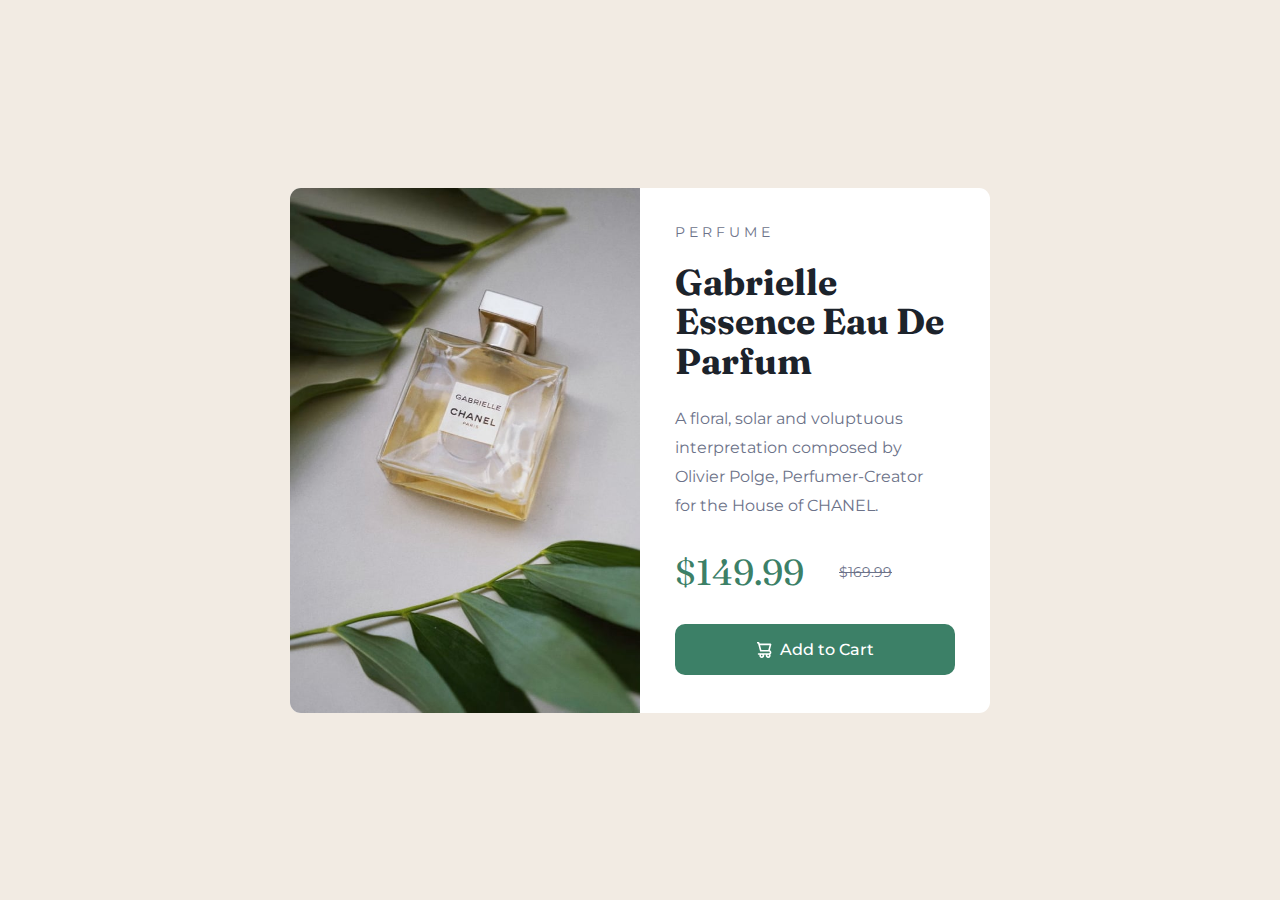
<file: product-preview-card-component-main/index.html>
<!DOCTYPE html>
<html lang="en">
  <head>
    <meta charset="UTF-8" />
    <meta name="viewport" content="width=device-width, initial-scale=1.0" />
    <!-- displays site properly based on user's device -->

    <link
      rel="icon"
      type="image/png"
      sizes="32x32"
      href="./images/favicon-32x32.png"
    />

    <link rel="stylesheet" href="style.css" />

    <title>Frontend Mentor | Product preview card component</title>
  </head>
  <body>
    <article class="perfume-article">
      <picture class="picture">
        <img
          src="images/image-product-desktop.jpg"
          alt="Channel perfume"
          class="perfume"
        />
        <img
          src="images/image-product-mobile.jpg"
          alt="Channel perfume"
          class="perfume-mobile"
        />
      </picture>
      <!-- -------------- -->
      <div class="content">
        <div class="text-content">
          <p class="sub-title">PERFUME</p>
          <h2 class="title">Gabrielle Essence Eau De Parfum</h2>
          <p class="discription">
            A floral, solar and voluptuous interpretation composed by Olivier
            Polge, Perfumer-Creator for the House of CHANEL.
          </p>
        </div>

        <div class="price">
          <p class="discount">$149.99</p>
          <p class="old-price">$169.99</p>
        </div>

        <button class="add-to-cart">
          <svg width="15" height="16" xmlns="http://www.w3.org/2000/svg">
            <path
              d="M14.383 10.388a2.397 2.397 0 0 0-1.518-2.222l1.494-5.593a.8.8 0 0 0-.144-.695.8.8 0 0 0-.631-.28H2.637L2.373.591A.8.8 0 0 0 1.598 0H0v1.598h.983l1.982 7.4a.8.8 0 0 0 .799.59h8.222a.8.8 0 0 1 0 1.599H1.598a.8.8 0 1 0 0 1.598h.943a2.397 2.397 0 1 0 4.507 0h1.885a2.397 2.397 0 1 0 4.331-.376 2.397 2.397 0 0 0 1.12-2.021ZM11.26 7.99H4.395L3.068 3.196h9.477L11.26 7.991Zm-6.465 6.392a.8.8 0 1 1 0-1.598.8.8 0 0 1 0 1.598Zm6.393 0a.8.8 0 1 1 0-1.598.8.8 0 0 1 0 1.598Z"
              fill="#FFF"
            />
          </svg>
          <p>Add to Cart</p>
        </button>
      </div>
    </article>
  </body>
</html>
</file>
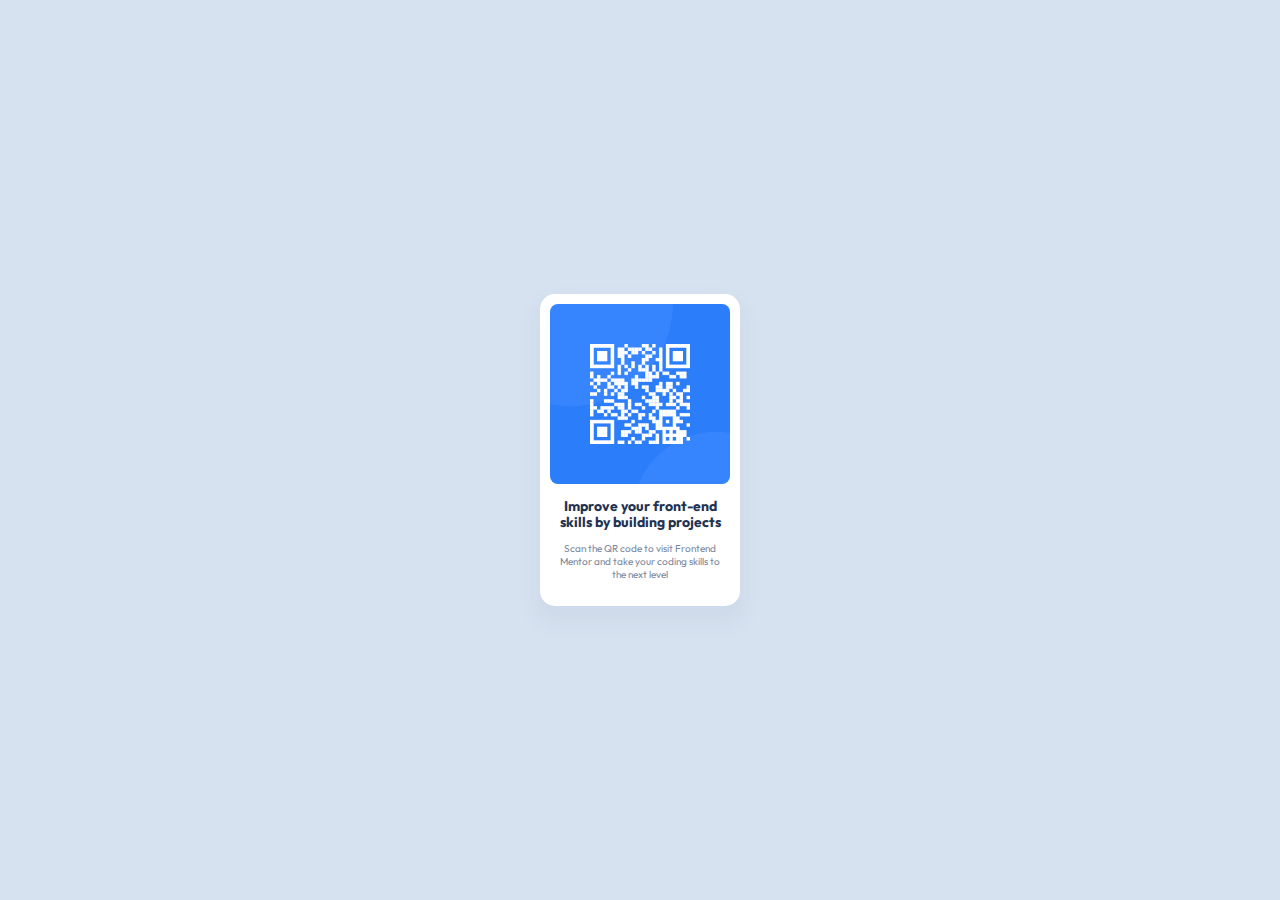
<file: qr-code-component-main/index.html>
<!DOCTYPE html>
<html lang="en">
  <head>
    <meta charset="UTF-8" />
    <meta name="viewport" content="width=device-width, initial-scale=1.0" />
    <!-- displays site properly based on user's device -->

    <link
      rel="icon"
      type="image/png"
      sizes="32x32"
      href="./images/favicon-32x32.png"
    />

    <title>Frontend Mentor | QR code component</title>
    <link rel="stylesheet" href="style/style.css" />
  </head>
  <body>
    <article class="qr-code-component">
      <picture class="image-box">
        <img src="images/image-qr-code.png" alt="QR code of Frontend Mentor" />
      </picture>
      <div class="text-content">
        <h3>Improve your front-end skills by building projects</h3>
        <p>
          Scan the QR code to visit Frontend Mentor and take your coding skills
          to the next level
        </p>
      </div>
    </article>
  </body>
</html>
</file>
<file: product-preview-card-component-main/style.css>
@import url("https://fonts.googleapis.com/css2?family=Fraunces:wght@700&display=swap");
@import url("https://fonts.googleapis.com/css2?family=Montserrat:wght@500;700&display=swap");

:root {
  --Hover-dark-cyan: hsl(156, 42%, 18%);
  --Dark-cyan: hsl(158, 36%, 37%);
  --Cream: hsl(30, 38%, 92%);

  --Very-dark-blue: hsl(212, 21%, 14%);
  --Dark-grayish-blue: hsl(228, 12%, 48%);
  --White: hsl(0, 0%, 100%);
}

html {
  font-size: 62.5%;
}

* {
  padding: 0;
  margin: 0;
  box-sizing: border-box;
}

body {
  font-family: "Montserrat", sans-serif;
  font-size: 14px;
  line-height: 1;
  background-color: var(--Cream);

  display: flex;
  justify-content: center;
  align-items: center;

  min-height: 100vh;
}
/* //////////////////////////////// */
.perfume-article {
  display: flex;
  justify-content: center;
  align-items: center;
  width: 70rem;

  background-color: var(--White);
  border-radius: 11px;
  overflow: hidden;
}

/* //////////// */
.picture {
  display: flex;
  flex: 1;
}
.perfume {
  width: 100%;
}
.perfume-mobile {
  width: 100%;
  display: none;
}
/* //////////// */
.content {
  display: flex;
  flex-direction: column;
  justify-content: center;
  gap: 3.4rem;

  flex: 1;
  margin: 3.5rem 0;
}
.text-content {
  display: flex;
  flex-direction: column;
  gap: 2.4rem;
  margin: 0 3.5rem;
}
.sub-title {
  color: var(--Dark-grayish-blue);
  letter-spacing: 4px;
}
.title {
  font-size: 3.6rem;
  font-family: "Fraunces";
  color: var(--Very-dark-blue);
  line-height: 1.1;
  margin-right: 1rem;
}
.discription {
  font-size: 16px;
  color: var(--Dark-grayish-blue);
  line-height: 1.8;
  margin-right: 2.5rem;
}
/* //////////// */
.price {
  display: flex;
  align-items: center;
  gap: 3.5rem;
  margin: 0 3.5rem;
}
.discount {
  color: var(--Dark-cyan);
  font-family: "Fraunces";
  font-size: 3.6rem;
}
.old-price {
  color: var(--Dark-grayish-blue);
  text-decoration: line-through;
}
.add-to-cart {
  display: flex;
  justify-content: center;
  align-items: center;
  gap: 8px;

  border: none;
  border-radius: 1rem;
  background-color: var(--Dark-cyan);
  color: var(--White);
  font-family: inherit;
  font-size: 1.6rem;
  font-weight: 500;
  cursor: pointer;

  margin: 0 3.5rem;

  padding: 1.6rem 3.2rem;

  transition: all 0.2s;
}

.add-to-cart:hover {
  background-color: var(--Hover-dark-cyan);
}
/* //////////// */

@media (max-width: 45em) {
  html {
    font-size: 50%;
  }
  .perfume-article {
    width: 46.5rem;

    flex-direction: column;
  }

  .perfume {
    display: none;
  }
  .perfume-mobile {
    display: block;
  }
}

@media (max-width: 25em) {
  html {
    font-size: 40%;
  }
}

@media (max-width: 18.75em) {
  html {
    font-size: 35%;
  }

  .discription {
    font-size: 14px;
  }
}
</file>
<file: qr-code-component-main/style/style.css>
@import url("https://fonts.googleapis.com/css2?family=Outfit:wght@400;700&display=swap");

html {
  font-size: 62.5%;
}
* {
  padding: 0;
  margin: 0;
  box-sizing: border-box;
}

body {
  display: flex;
  justify-content: center;
  align-items: center;
  min-height: 100vh;

  font-family: "Outfit", sans-serif;
  font-weight: 400;
  line-height: 1;
  background-color: hsl(212, 45%, 89%);
}

.qr-code-component {
  display: flex;
  flex-direction: column;
  gap: 15px;

  background-color: white;
  width: 20rem;
  padding: 10px;
  padding-bottom: 25px;
  border-radius: 15px;
  box-shadow: 0 12px 18px 6px hsla(219, 15%, 55%, 0.073);
}
.image-box {
  border-radius: 8px;
  overflow: hidden;
  display: flex;
  justify-content: center;
  align-items: center;
}
.image-box img {
  width: 100%;
  height: 100%;
}
.text-content {
  padding: 0 8px;
}
.text-content h3 {
  text-align: center;
  font-size: 14px;
  line-height: 1.1;
  margin-bottom: 12px;
  color: hsl(218, 44%, 22%);
}
.text-content p {
  text-align: center;
  font-size: 10px;
  color: hsl(220, 15%, 55%);
  line-height: 1.3;
}
</file>
